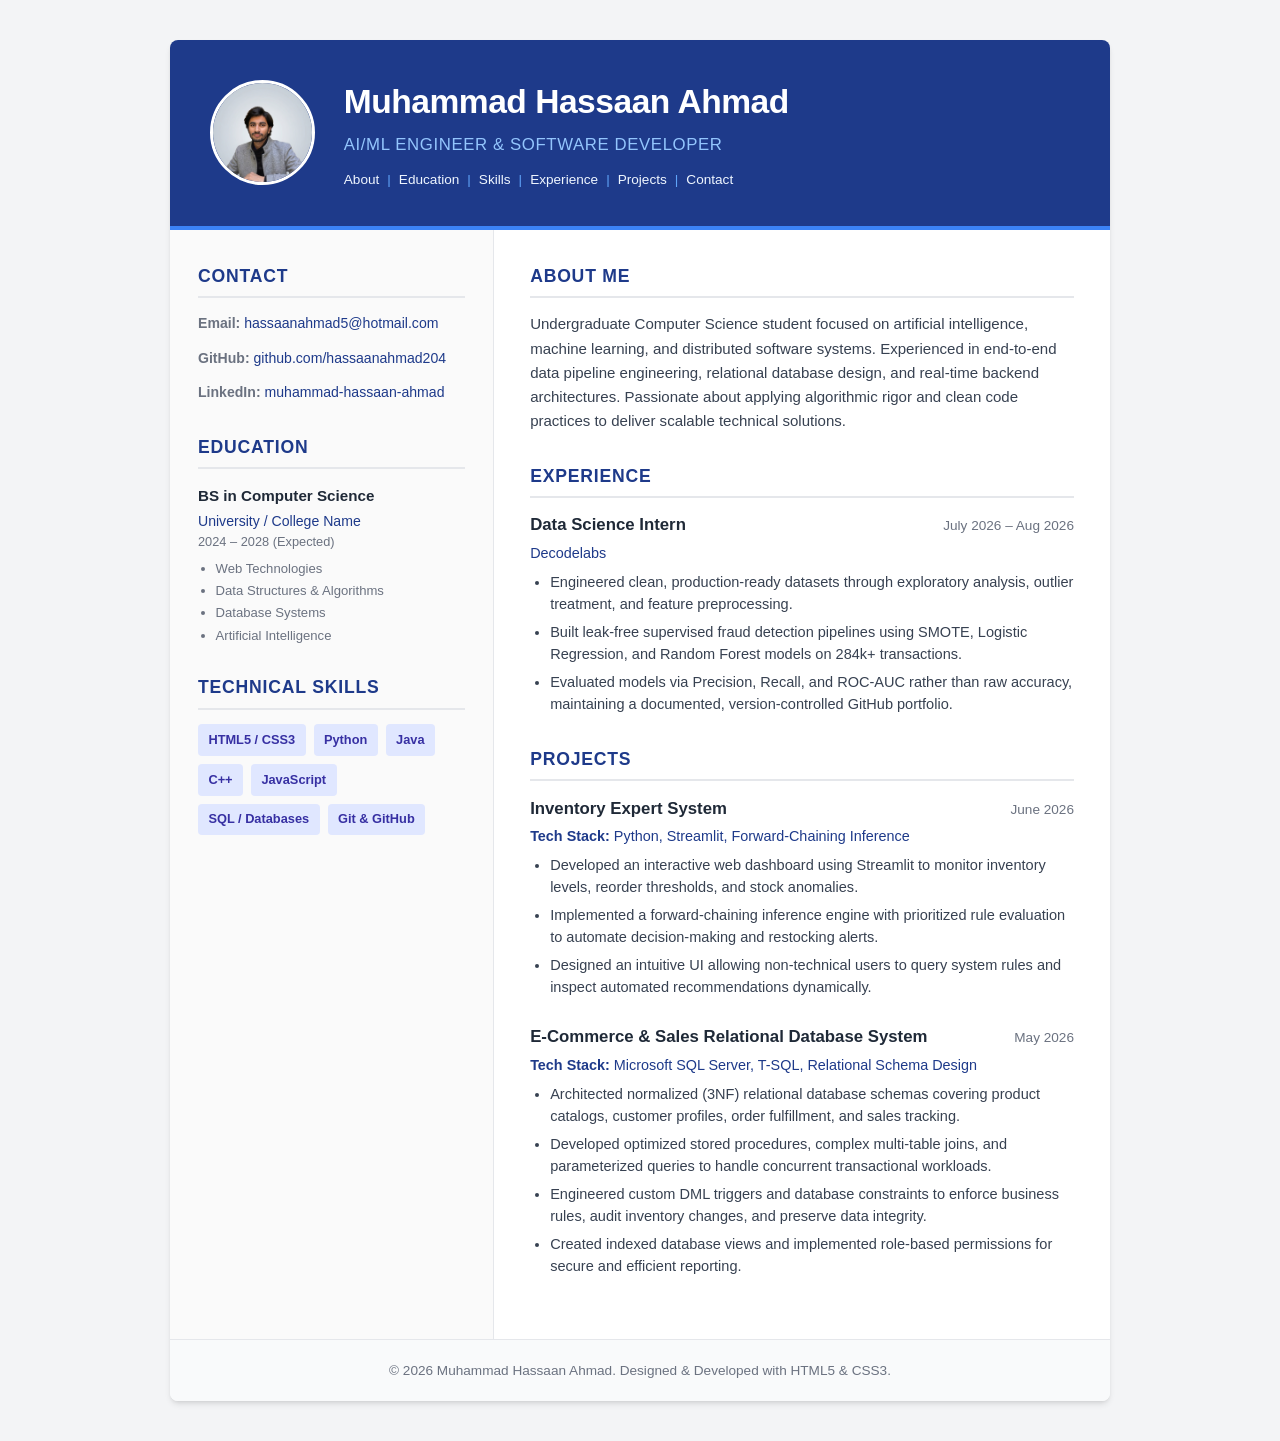
<file: Assignment-1/index.html>
<!doctype html>
<html lang="en">
  <head>
    <meta charset="UTF-8" />
    <meta name="viewport" content="width=device-width, initial-scale=1.0" />
    <title>Resume - Muhammad Hassaan Ahmad</title>
    <link rel="stylesheet" href="styles.css" />
  </head>
  <body>
    <div class="resume-container">
      <header class="resume-header">
        <div class="header-content">
          <img
            src="images/profilepic.png"
            alt="Profile photo of Muhammad Hassaan Ahmad"
            class="profile-photo"
          />
          <div class="header-text">
            <h1>Muhammad Hassaan Ahmad</h1>
            <p class="role-title">AI/ML Engineer &amp; Software Developer</p>
            <nav class="resume-nav">
              <a href="#about">About</a>
              <span class="nav-separator">|</span>
              <a href="#education">Education</a>
              <span class="nav-separator">|</span>
              <a href="#skills">Skills</a>
              <span class="nav-separator">|</span>
              <a href="#experience">Experience</a>
              <span class="nav-separator">|</span>
              <a href="#projects">Projects</a>
              <span class="nav-separator">|</span>
              <a href="#contact">Contact</a>
            </nav>
          </div>
        </div>
      </header>

      <div class="resume-body">
        <aside class="sidebar">
          <section class="section" id="contact">
            <h2>Contact</h2>
            <ul class="contact-list">
              <li>
                <strong>Email:</strong>
                <a href="mailto:hassaanahmad5@hotmail.com"
                  >hassaanahmad5@hotmail.com</a
                >
              </li>
              <li>
                <strong>GitHub:</strong>
                <a
                  href="https://github.com/hassaanahmad204"
                  target="_blank"
                  rel="noopener"
                  >github.com/hassaanahmad204</a
                >
              </li>
              <li>
                <strong>LinkedIn:</strong>
                <a
                  href="https://linkedin.com/in/muhammad-hassaan-ahmad"
                  target="_blank"
                  rel="noopener"
                  >muhammad-hassaan-ahmad</a
                >
              </li>
            </ul>
          </section>

          <section class="section" id="education">
            <h2>Education</h2>
            <div class="education-item">
              <h3 class="degree-title">BS in Computer Science</h3>
              <p class="institution">University / College Name</p>
              <span class="education-date">2024 – 2028 (Expected)</span>
              <ul class="coursework-list">
                <li>Web Technologies</li>
                <li>Data Structures &amp; Algorithms</li>
                <li>Database Systems</li>
                <li>Artificial Intelligence</li>
              </ul>
            </div>
          </section>

          <section class="section" id="skills">
            <h2>Technical Skills</h2>
            <div class="skill-tags">
              <span class="tag">HTML5 / CSS3</span>
              <span class="tag">Python</span>
              <span class="tag">Java</span>
              <span class="tag">C++</span>
              <span class="tag">JavaScript</span>
              <span class="tag">SQL / Databases</span>
              <span class="tag">Git &amp; GitHub</span>
            </div>
          </section>
        </aside>

        <main class="main-content">
          <section class="section" id="about">
            <h2>About Me</h2>
            <p class="about-text">
              Undergraduate Computer Science student focused on artificial
              intelligence, machine learning, and distributed software systems.
              Experienced in end-to-end data pipeline engineering, relational
              database design, and real-time backend architectures. Passionate
              about applying algorithmic rigor and clean code practices to
              deliver scalable technical solutions.
            </p>
          </section>

          <section class="section" id="experience">
            <h2>Experience</h2>
            <article class="item">
              <div class="item-header">
                <h3>Data Science Intern</h3>
                <span class="date">July 2026 – Aug 2026</span>
              </div>
              <p class="company">Decodelabs</p>
              <ul>
                <li>
                  Engineered clean, production-ready datasets through
                  exploratory analysis, outlier treatment, and feature
                  preprocessing.
                </li>
                <li>
                  Built leak-free supervised fraud detection pipelines using
                  SMOTE, Logistic Regression, and Random Forest models on 284k+
                  transactions.
                </li>
                <li>
                  Evaluated models via Precision, Recall, and ROC-AUC rather
                  than raw accuracy, maintaining a documented,
                  version-controlled GitHub portfolio.
                </li>
              </ul>
            </article>
          </section>

          <section class="section" id="projects">
            <h2>Projects</h2>
            <article class="item">
              <div class="item-header">
                <h3>Inventory Expert System</h3>
                <span class="date">June 2026</span>
              </div>
              <p class="tech-stack">
                <strong>Tech Stack:</strong> Python, Streamlit, Forward-Chaining
                Inference
              </p>
              <ul>
                <li>
                  Developed an interactive web dashboard using Streamlit to
                  monitor inventory levels, reorder thresholds, and stock
                  anomalies.
                </li>
                <li>
                  Implemented a forward-chaining inference engine with
                  prioritized rule evaluation to automate decision-making and
                  restocking alerts.
                </li>
                <li>
                  Designed an intuitive UI allowing non-technical users to query
                  system rules and inspect automated recommendations
                  dynamically.
                </li>
              </ul>
            </article>

            <article class="item">
              <div class="item-header">
                <h3>E-Commerce &amp; Sales Relational Database System</h3>
                <span class="date">May 2026</span>
              </div>
              <p class="tech-stack">
                <strong>Tech Stack:</strong> Microsoft SQL Server, T-SQL,
                Relational Schema Design
              </p>
              <ul>
                <li>
                  Architected normalized (3NF) relational database schemas
                  covering product catalogs, customer profiles, order
                  fulfillment, and sales tracking.
                </li>
                <li>
                  Developed optimized stored procedures, complex multi-table
                  joins, and parameterized queries to handle concurrent
                  transactional workloads.
                </li>
                <li>
                  Engineered custom DML triggers and database constraints to
                  enforce business rules, audit inventory changes, and preserve
                  data integrity.
                </li>
                <li>
                  Created indexed database views and implemented role-based
                  permissions for secure and efficient reporting.
                </li>
              </ul>
            </article>
          </section>
        </main>
      </div>

      <footer class="resume-footer">
        <p>
          &copy; 2026 Muhammad Hassaan Ahmad. Designed &amp; Developed with
          HTML5 &amp; CSS3.
        </p>
      </footer>
    </div>
  </body>
</html>
</file>
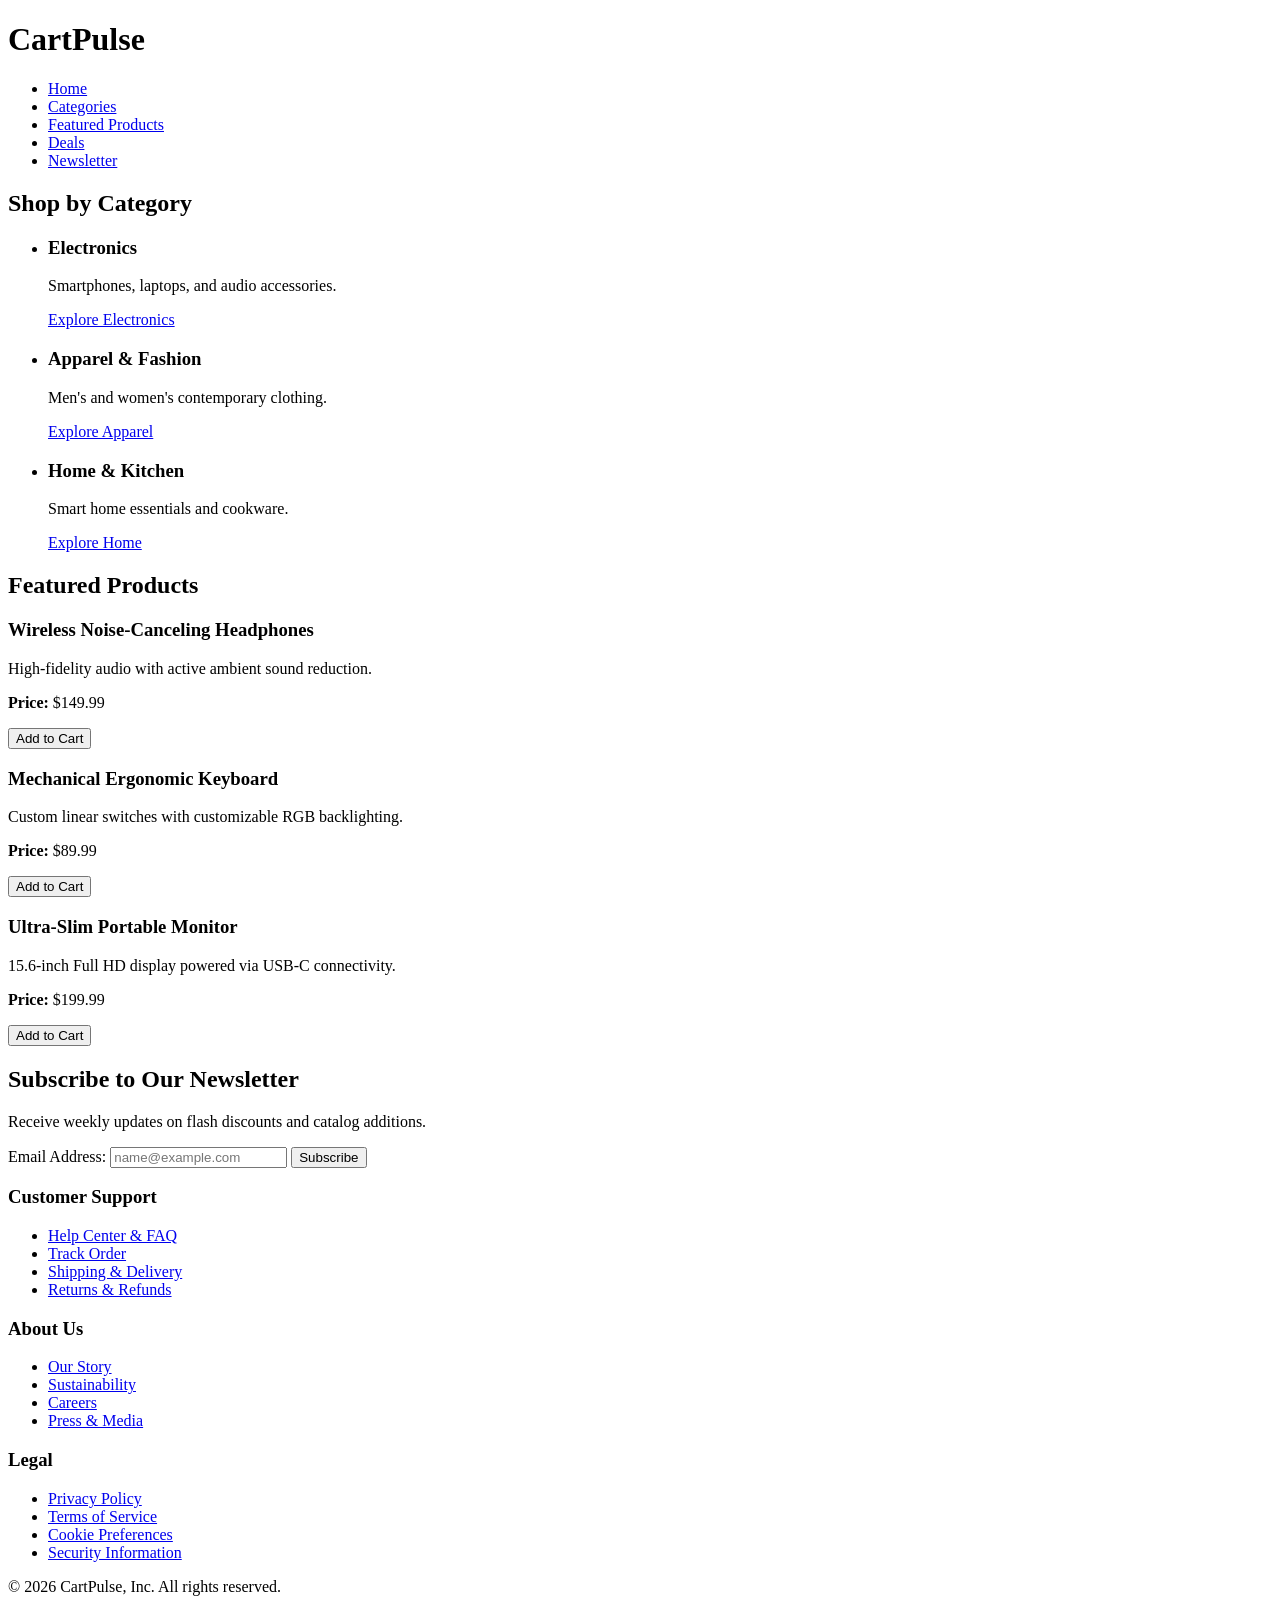
<file: Lab-1/index.html>
<!doctype html>
<html lang="en">
  <head>
    <meta charset="UTF-8" />
    <meta name="viewport" content="width=device-width, initial-scale=1.0" />
    <title>CartPulse - Online Store</title>
  </head>
  <body>
    <header>
      <h1>CartPulse</h1>
      <nav>
        <ul>
          <li><a href="#home">Home</a></li>
          <li><a href="#categories">Categories</a></li>
          <li><a href="#featured">Featured Products</a></li>
          <li><a href="#deals">Deals</a></li>
          <li><a href="#newsletter">Newsletter</a></li>
        </ul>
      </nav>
    </header>

    <main>
      <section id="categories">
        <h2>Shop by Category</h2>
        <ul>
          <li>
            <article>
              <h3>Electronics</h3>
              <p>Smartphones, laptops, and audio accessories.</p>
              <a href="#">Explore Electronics</a>
            </article>
          </li>
          <li>
            <article>
              <h3>Apparel &amp; Fashion</h3>
              <p>Men's and women's contemporary clothing.</p>
              <a href="#">Explore Apparel</a>
            </article>
          </li>
          <li>
            <article>
              <h3>Home &amp; Kitchen</h3>
              <p>Smart home essentials and cookware.</p>
              <a href="#">Explore Home</a>
            </article>
          </li>
        </ul>
      </section>

      <section id="featured">
        <h2>Featured Products</h2>

        <article>
          <h3>Wireless Noise-Canceling Headphones</h3>
          <p>High-fidelity audio with active ambient sound reduction.</p>
          <p><strong>Price:</strong> $149.99</p>
          <button type="button">Add to Cart</button>
        </article>

        <article>
          <h3>Mechanical Ergonomic Keyboard</h3>
          <p>Custom linear switches with customizable RGB backlighting.</p>
          <p><strong>Price:</strong> $89.99</p>
          <button type="button">Add to Cart</button>
        </article>

        <article>
          <h3>Ultra-Slim Portable Monitor</h3>
          <p>15.6-inch Full HD display powered via USB-C connectivity.</p>
          <p><strong>Price:</strong> $199.99</p>
          <button type="button">Add to Cart</button>
        </article>
      </section>

      <section id="newsletter">
        <h2>Subscribe to Our Newsletter</h2>
        <p>Receive weekly updates on flash discounts and catalog additions.</p>
        <form action="#" method="post">
          <label for="newsletter-email">Email Address:</label>
          <input
            type="email"
            id="newsletter-email"
            name="email"
            placeholder="name@example.com"
            required
          />
          <button type="submit">Subscribe</button>
        </form>
      </section>
    </main>

    <footer>
      <section>
        <h3>Customer Support</h3>
        <ul>
          <li><a href="#">Help Center &amp; FAQ</a></li>
          <li><a href="#">Track Order</a></li>
          <li><a href="#">Shipping &amp; Delivery</a></li>
          <li><a href="#">Returns &amp; Refunds</a></li>
        </ul>
      </section>

      <section>
        <h3>About Us</h3>
        <ul>
          <li><a href="#">Our Story</a></li>
          <li><a href="#">Sustainability</a></li>
          <li><a href="#">Careers</a></li>
          <li><a href="#">Press &amp; Media</a></li>
        </ul>
      </section>

      <section>
        <h3>Legal</h3>
        <ul>
          <li><a href="#">Privacy Policy</a></li>
          <li><a href="#">Terms of Service</a></li>
          <li><a href="#">Cookie Preferences</a></li>
          <li><a href="#">Security Information</a></li>
        </ul>
      </section>

      <p>&copy; 2026 CartPulse, Inc. All rights reserved.</p>
    </footer>
  </body>
</html>
</file>
<file: Assignment-1/styles.css>
:root {
  --primary-color: #1e3a8a;
  --primary-accent: #3b82f6;
  --primary-light: #eff6ff;
  --text-main: #1f2937;
  --text-muted: #6b7280;
  --bg-page: #f3f4f6;
  --bg-card: #ffffff;
  --border-color: #e5e7eb;
  --tag-bg: #e0e7ff;
  --tag-text: #3730a3;
  --shadow-md:
    0 4px 6px -1px rgba(0, 0, 0, 0.1), 0 2px 4px -2px rgba(0, 0, 0, 0.1);
  --radius-sm: 4px;
  --radius-md: 8px;
  --font-family:
    -apple-system, BlinkMacSystemFont, "Segoe UI", Roboto, Oxygen, Ubuntu,
    Cantarell, "Helvetica Neue", sans-serif;
}

* {
  margin: 0;
  padding: 0;
  box-sizing: border-box;
}

body {
  font-family: var(--font-family);
  background-color: var(--bg-page);
  color: var(--text-main);
  line-height: 1.6;
  padding: 2.5rem 1rem;
  display: flex;
  justify-content: center;
}

.resume-container {
  width: 100%;
  max-width: 940px;
  background-color: var(--bg-card);
  border-radius: var(--radius-md);
  box-shadow: var(--shadow-md);
  overflow: hidden;
}

.resume-header {
  background-color: var(--primary-color);
  color: #ffffff;
  padding: 2.2rem 2.5rem;
  border-bottom: 4px solid var(--primary-accent);
}

.header-content {
  display: flex;
  align-items: center;
  gap: 1.8rem;
}

.profile-photo {
  width: 105px;
  height: 105px;
  border-radius: 50%;
  border: 3px solid #ffffff;
  object-fit: cover;
  flex-shrink: 0;
}

.header-text h1 {
  font-size: 2.1rem;
  font-weight: 700;
  letter-spacing: -0.5px;
  margin-bottom: 0.2rem;
}

.header-text .role-title {
  font-size: 1.05rem;
  font-weight: 500;
  color: #93c5fd;
  text-transform: uppercase;
  letter-spacing: 0.6px;
  margin-bottom: 0.6rem;
}

.resume-nav {
  display: flex;
  flex-wrap: wrap;
  align-items: center;
  gap: 0.5rem;
  font-size: 0.85rem;
}

.resume-nav a {
  color: #eff6ff;
  text-decoration: none;
  font-weight: 500;
  transition: color 0.15s ease;
}

.resume-nav a:hover {
  color: #bfdbfe;
  text-decoration: underline;
}

.nav-separator {
  color: #60a5fa;
  user-select: none;
}

.resume-body {
  display: grid;
  grid-template-columns: 1fr 1.9fr;
  min-height: 600px;
}

.section {
  margin-bottom: 1.8rem;
}

.section h2 {
  font-size: 1.1rem;
  text-transform: uppercase;
  letter-spacing: 0.8px;
  color: var(--primary-color);
  border-bottom: 2px solid var(--border-color);
  padding-bottom: 0.4rem;
  margin-bottom: 0.9rem;
}

.sidebar {
  background-color: #fafafa;
  padding: 2rem 1.75rem;
  border-right: 1px solid var(--border-color);
}

.contact-list {
  list-style: none;
  font-size: 0.88rem;
}

.contact-list li {
  margin-bottom: 0.75rem;
  color: var(--text-muted);
  word-break: break-word;
}

.contact-list a {
  color: var(--primary-color);
  text-decoration: none;
  font-weight: 500;
}

.contact-list a:hover {
  text-decoration: underline;
}

.education-item {
  margin-bottom: 1rem;
}

.education-item .degree-title {
  font-size: 0.95rem;
  font-weight: 600;
  color: var(--text-main);
  margin-bottom: 0.1rem;
}

.education-item .institution {
  font-size: 0.88rem;
  color: var(--primary-color);
  font-weight: 500;
}

.education-item .education-date {
  display: block;
  font-size: 0.8rem;
  color: var(--text-muted);
  margin-bottom: 0.4rem;
}

.education-item .coursework-list {
  padding-left: 1.1rem;
  font-size: 0.82rem;
  color: var(--text-muted);
  line-height: 1.45;
}

.education-item .coursework-list li {
  margin-bottom: 0.2rem;
}

.skill-tags {
  display: flex;
  flex-wrap: wrap;
  gap: 0.5rem;
}

.tag {
  background-color: var(--tag-bg);
  color: var(--tag-text);
  font-size: 0.8rem;
  font-weight: 600;
  padding: 0.35rem 0.65rem;
  border-radius: var(--radius-sm);
  transition:
    transform 0.15s ease,
    background-color 0.15s ease;
  cursor: default;
}

.tag:hover {
  transform: translateY(-2px);
  background-color: #c7d2fe;
}

.main-content {
  padding: 2rem 2.25rem;
}

.about-text {
  font-size: 0.94rem;
  color: #374151;
  line-height: 1.6;
}

.item {
  margin-bottom: 1.6rem;
}

.item:last-child {
  margin-bottom: 0;
}

.item-header {
  display: flex;
  justify-content: space-between;
  align-items: baseline;
  gap: 1rem;
}

.item-header h3 {
  font-size: 1.05rem;
  font-weight: 600;
  color: var(--text-main);
}

.date {
  font-size: 0.85rem;
  color: var(--text-muted);
  font-weight: 500;
  white-space: nowrap;
}

.company,
.tech-stack {
  font-size: 0.9rem;
  color: var(--primary-color);
  font-weight: 500;
  margin-top: 0.15rem;
  margin-bottom: 0.45rem;
}

.main-content ul {
  padding-left: 1.25rem;
  font-size: 0.91rem;
  color: #374151;
}

.main-content ul li {
  margin-bottom: 0.4rem;
  line-height: 1.5;
}

.resume-footer {
  text-align: center;
  padding: 1.25rem;
  background-color: #f9fafb;
  border-top: 1px solid var(--border-color);
  font-size: 0.85rem;
  color: var(--text-muted);
}

@media (max-width: 768px) {
  body {
    padding: 0;
  }

  .resume-container {
    border-radius: 0;
    box-shadow: none;
  }

  .resume-header {
    padding: 1.75rem 1.25rem;
  }

  .header-content {
    flex-direction: column;
    text-align: center;
    gap: 1rem;
  }

  .resume-nav {
    justify-content: center;
  }

  .resume-header h1 {
    font-size: 1.75rem;
  }

  .resume-body {
    grid-template-columns: 1fr;
  }

  .sidebar {
    border-right: none;
    border-bottom: 1px solid var(--border-color);
    padding: 1.5rem 1.25rem;
  }

  .main-content {
    padding: 1.5rem 1.25rem;
  }

  .item-header {
    flex-direction: column;
    align-items: flex-start;
    gap: 0.1rem;
  }
}

@media print {
  body {
    background-color: #ffffff;
    padding: 0;
  }

  .resume-container {
    box-shadow: none;
    max-width: 100%;
    border-radius: 0;
  }

  .resume-header {
    background-color: transparent !important;
    color: #000000 !important;
    padding: 0 0 1.2rem 0;
    border-bottom: 2px solid #000000;
  }

  .resume-nav {
    display: none;
  }

  .header-text .role-title {
    color: #333333 !important;
  }

  .sidebar {
    background-color: transparent;
  }

  .tag {
    border: 1px solid #ccc;
    background-color: transparent;
    color: #000000;
  }
}
</file>
